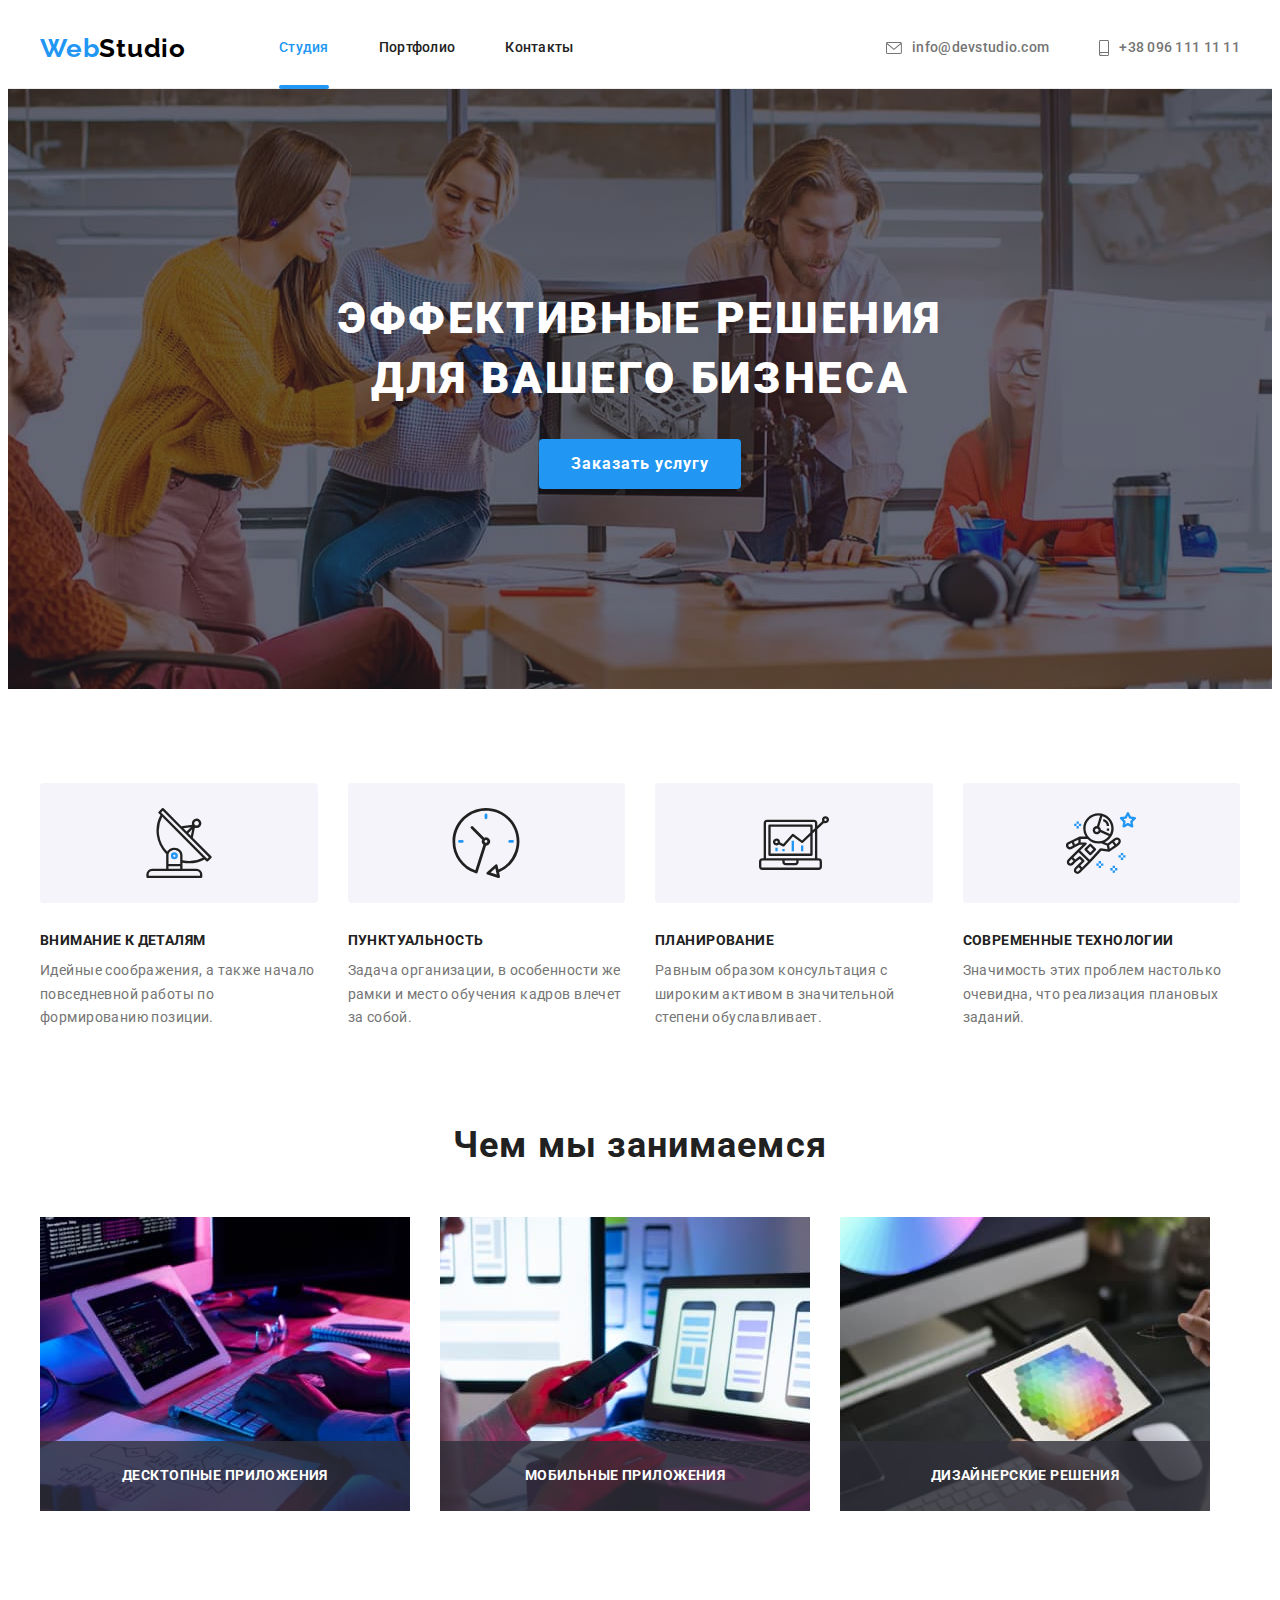
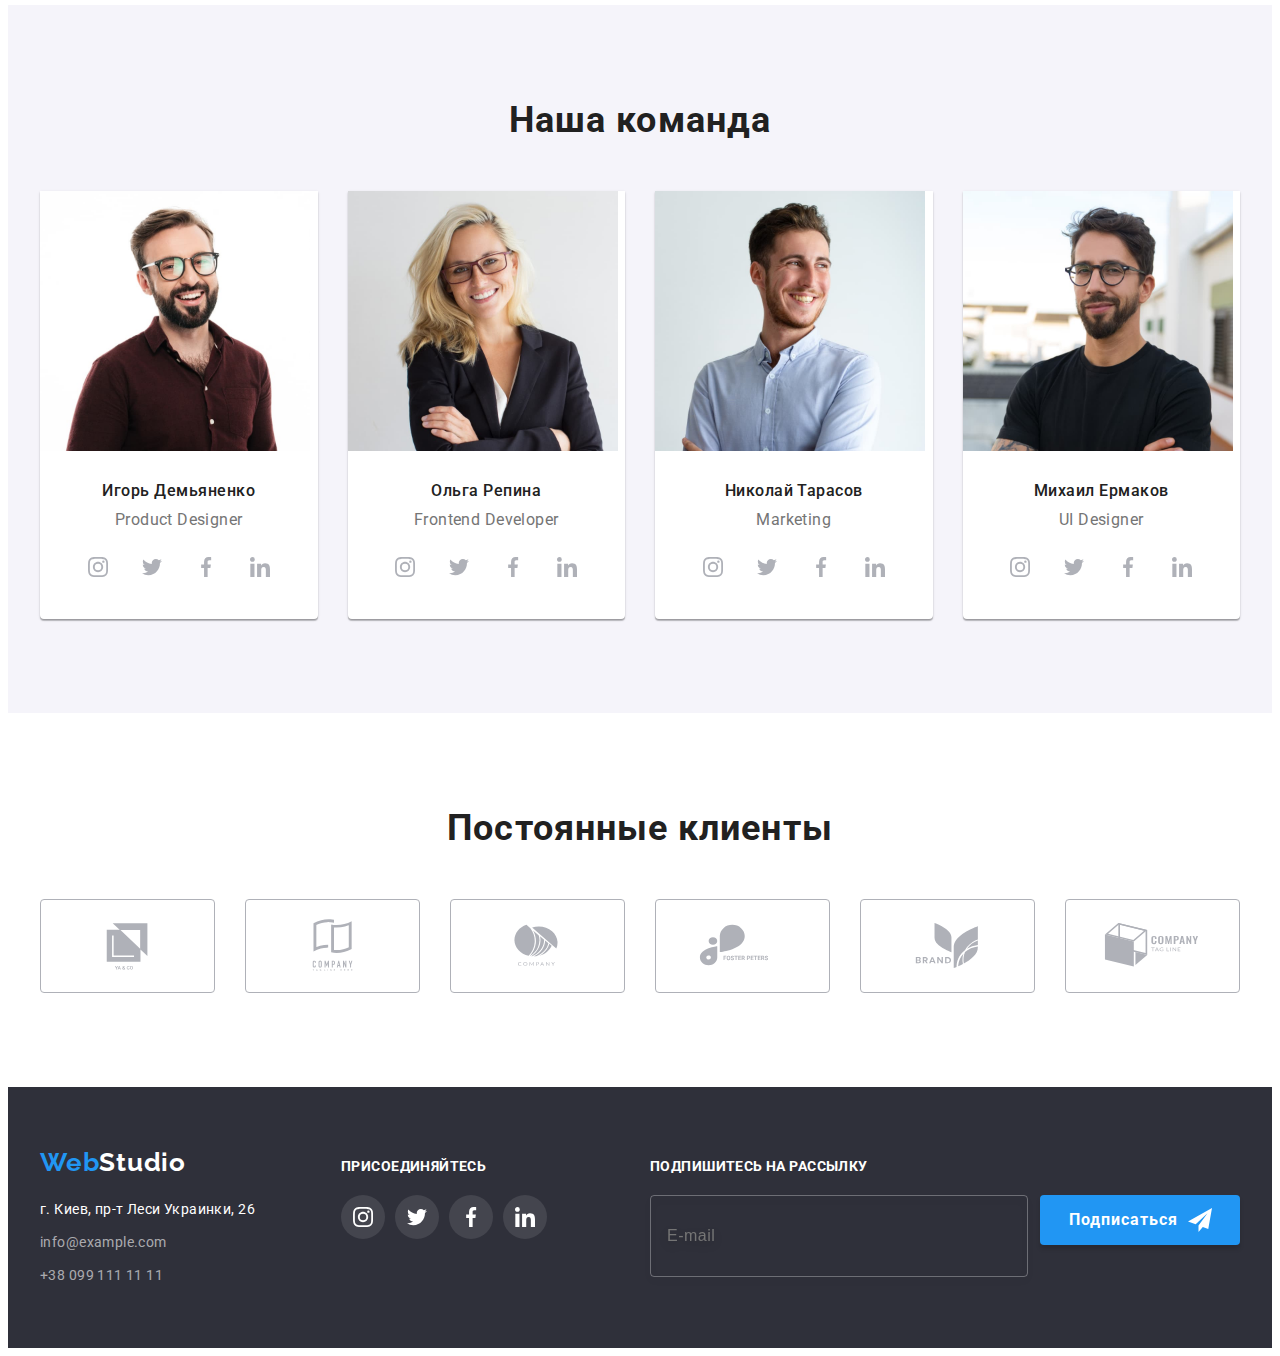
<file: index.html>
<!DOCTYPE html>
<html lang="ru">
  <head>
    <meta charset="UTF-8" />
    <meta http-equiv="X-UA-Compatible" content="IE=edge" />
    <meta name="viewport" content="width=device-width, initial-scale=1.0" />
    <link rel="preconnect" href="https://fonts.googleapis.com" />
    <link rel="preconnect" href="https://fonts.gstatic.com" crossorigin />
    <link
      href="https://fonts.googleapis.com/css2?family=Raleway:wght@700&family=Roboto:wght@400;500;700;900&display=swap"
      rel="stylesheet"
    />
    <title>Студия</title>
    <link
      rel="stylesheet"
      href="https://cdnjs.cloudflare.com/ajax/libs/modern-normalize/1.1.0/modern-normalize.min.css"
      integrity="sha512-wpPYUAdjBVSE4KJnH1VR1HeZfpl1ub8YT/NKx4PuQ5NmX2tKuGu6U/JRp5y+Y8XG2tV+wKQpNHVUX03MfMFn9Q=="
      crossorigin="anonymous"
      referrerpolicy="no-referrer"
    />
    <link rel="stylesheet" href="./css/main.min.css" />
  </head>
  <body>
    <!-- Шапка сайта -->
    <header class="header">
      <div class="container">
        <a class="logo header__logo link" lang="en" href="./index.html"
          >Web<span class="logo__part">Studio</span></a
        >
        <nav class="navigation">
          <ul class="menu-list list">
            <li class="menu-list__item">
              <a class="menu-list__link menu-list__link--current link" href="./index.html"
                >Студия</a
              >
            </li>
            <li class="menu-list__item">
              <a class="menu-list__link link" href="./portfolio.html">Портфолио</a>
            </li>
            <li class="menu-list__item">
              <a class="menu-list__link link" href="">Контакты</a>
            </li>
          </ul>
        </nav>
        <ul class="contacts-list list">
          <li class="contacts-list__item">
            <a class="contacts-list__link link" href="mailto:info@devstudio.com"
              ><svg class="contacts-list__icon" width="16" height="12">
                <use href="./images/icons.svg#icon-envelope"></use></svg
              >info@devstudio.com</a
            >
          </li>
          <li class="contacts-list__item">
            <a class="contacts-list__link link" href="tel:+380961111111"
              ><svg class="contacts-list__icon" width="10" height="16">
                <use href="./images/icons.svg#icon-smartphone"></use></svg
              >+38 096 111 11 11</a
            >
          </li>
        </ul>
      </div>
    </header>
    <!-- Уникальный контент страницы -->
    <main>
      <!-- Герой -->
      <section class="hero">
        <div class="container">
          <h1 class="main-title">Эффективные решения для вашего бизнеса</h1>
          <button class="main-btn btn" type="button" data-modal-open>Заказать услугу</button>
        </div>
      </section>
      <!-- Преимущества компании -->
      <section class="advantages section">
        <div class="container">
          <h2 class="visually-hidden">Наши преимущества</h2>
          <ul class="advantages-list list">
            <li class="advantages-list__item">
              <div class="advantages-list__icon-container">
                <svg class="advantages-list__icon" width="70" height="70">
                  <use href="./images/icons.svg#icon-antenna"></use>
                </svg>
              </div>
              <h3 class="advantages-list__title">Внимание к деталям</h3>
              <p class="advantages-list__text">
                Идейные соображения, а также начало повседневной работы по формированию позиции.
              </p>
            </li>
            <li class="advantages-list__item">
              <div class="advantages-list__icon-container">
                <svg class="advantages-list__icon" width="70" height="70">
                  <use href="./images/icons.svg#icon-clock"></use>
                </svg>
              </div>
              <h3 class="advantages-list__title">Пунктуальность</h3>
              <p class="advantages-list__text">
                Задача организации, в особенности же рамки и место обучения кадров влечет за собой.
              </p>
            </li>
            <li class="advantages-list__item">
              <div class="advantages-list__icon-container">
                <svg class="advantages-list__icon" width="70" height="70">
                  <use href="./images/icons.svg#icon-diagram"></use>
                </svg>
              </div>
              <h3 class="advantages-list__title">Планирование</h3>
              <p class="advantages-list__text">
                Равным образом консультация с широким активом в значительной степени обуславливает.
              </p>
            </li>
            <li class="advantages-list__item">
              <div class="advantages-list__icon-container">
                <svg class="advantages-list__icon" width="70" height="70">
                  <use href="./images/icons.svg#icon-astronaut"></use>
                </svg>
              </div>
              <h3 class="advantages-list__title">Современные технологии</h3>
              <p class="advantages-list__text">
                Значимость этих проблем настолько очевидна, что реализация плановых заданий.
              </p>
            </li>
          </ul>
        </div>
      </section>
      <!-- Услуги компании -->
      <section class="activity section">
        <div class="container">
          <h2 class="title">Чем мы занимаемся</h2>
          <ul class="activity-list list">
            <li class="activity-list__item">
              <div class="activity-list__img-container">
                <img
                  class="activity-list__img img"
                  src="./images/image-1.jpg"
                  alt="Написание сайтов"
                  width="370"
                  height="294"
                />
                <p class="activity-list__text">Десктопные приложения</p>
              </div>
            </li>
            <li class="activity-list__item">
              <div class="activity-list__img-container">
                <img
                  class="activity-list__img img"
                  src="./images/image-2.jpg"
                  alt="Создание веб-приложений"
                  width="370"
                  height="294"
                />
                <p class="activity-list__text">Мобильные приложения</p>
              </div>
            </li>
            <li class="activity-list__item">
              <div class="activity-list__img-container">
                <img
                  class="activity-list__img img"
                  src="./images/image-3.jpg"
                  alt="Дизайн"
                  width="370"
                  height="294"
                />
                <p class="activity-list__text">Дизайнерские решения</p>
              </div>
            </li>
          </ul>
        </div>
      </section>
      <!-- Сотрудники компании -->
      <section class="command section">
        <div class="container">
          <h2 class="title">Наша команда</h2>
          <ul class="command-list list">
            <li class="command-list__item">
              <img
                class="command-list__img img"
                src="./images/image-4.jpg"
                alt="Игорь Демьяненко"
                width="270"
                height="260"
              />
              <div class="command-data">
                <h3 class="command-data__title">Игорь Демьяненко</h3>
                <p class="command-data__text" lang="en">Product Designer</p>
                <ul class="social-list list">
                  <li class="social-list__item">
                    <a class="social-list__link social-list__link--mid link" href="">
                      <svg class="social-list__icon" width="20" height="20">
                        <use href="./images/icons.svg#icon-instagram"></use>
                      </svg>
                    </a>
                  </li>
                  <li class="social-list__item">
                    <a class="social-list__link social-list__link--mid link" href="">
                      <svg class="social-list__icon" width="20" height="20">
                        <use href="./images/icons.svg#icon-twitter"></use>
                      </svg>
                    </a>
                  </li>
                  <li class="social-list__item">
                    <a class="social-list__link social-list__link--mid link" href="">
                      <svg class="social-list__icon" width="20" height="20">
                        <use href="./images/icons.svg#icon-facebook"></use>
                      </svg>
                    </a>
                  </li>
                  <li class="social-list__item">
                    <a class="social-list__link social-list__link--mid link" href="">
                      <svg class="social-list__icon" width="20" height="20">
                        <use href="./images/icons.svg#icon-linkedin"></use>
                      </svg>
                    </a>
                  </li>
                </ul>
              </div>
            </li>
            <li class="command-list__item">
              <img
                class="command-list__img img"
                lang="en"
                src="./images/image-5.jpg"
                alt="Frontend Developer"
                width="270"
                height="260"
              />
              <div class="command-data">
                <h3 class="command-data__title">Ольга Репина</h3>
                <p class="command-data__text" lang="en">Frontend Developer</p>
                <ul class="social-list list">
                  <li class="social-list__item">
                    <a class="social-list__link social-list__link--mid link" href="">
                      <svg class="social-list__icon" width="20" height="20">
                        <use href="./images/icons.svg#icon-instagram"></use>
                      </svg>
                    </a>
                  </li>
                  <li class="social-list__item">
                    <a class="social-list__link social-list__link--mid link" href="">
                      <svg class="social-list__icon" width="20" height="20">
                        <use href="./images/icons.svg#icon-twitter"></use>
                      </svg>
                    </a>
                  </li>
                  <li class="social-list__item">
                    <a class="social-list__link social-list__link--mid link" href="">
                      <svg class="social-list__icon" width="20" height="20">
                        <use href="./images/icons.svg#icon-facebook"></use>
                      </svg>
                    </a>
                  </li>
                  <li class="social-list__item">
                    <a class="social-list__link social-list__link--mid link" href="">
                      <svg class="social-list__icon" width="20" height="20">
                        <use href="./images/icons.svg#icon-linkedin"></use>
                      </svg>
                    </a>
                  </li>
                </ul>
              </div>
            </li>
            <li class="command-list__item">
              <img
                class="command-list__img img"
                lang="en"
                src="./images/image-6.jpg"
                alt="Marketing"
                width="270"
                height="260"
              />
              <div class="command-data">
                <h3 class="command-data__title">Николай Тарасов</h3>
                <p class="command-data__text" lang="en">Marketing</p>
                <ul class="social-list list">
                  <li class="social-list__item">
                    <a class="social-list__link social-list__link--mid link" href="">
                      <svg class="social-list__icon" width="20" height="20">
                        <use href="./images/icons.svg#icon-instagram"></use>
                      </svg>
                    </a>
                  </li>
                  <li class="social-list__item">
                    <a class="social-list__link social-list__link--mid link" href="">
                      <svg class="social-list__icon" width="20" height="20">
                        <use href="./images/icons.svg#icon-twitter"></use>
                      </svg>
                    </a>
                  </li>
                  <li class="social-list__item">
                    <a class="social-list__link social-list__link--mid link" href="">
                      <svg class="social-list__icon" width="20" height="20">
                        <use href="./images/icons.svg#icon-facebook"></use>
                      </svg>
                    </a>
                  </li>
                  <li class="social-list__item">
                    <a class="social-list__link social-list__link--mid link" href="">
                      <svg class="social-list__icon" width="20" height="20">
                        <use href="./images/icons.svg#icon-linkedin"></use>
                      </svg>
                    </a>
                  </li>
                </ul>
              </div>
            </li>
            <li class="command-list__item">
              <img
                class="command-list__img img"
                lang="en"
                src="./images/image-7.jpg"
                alt="UI Designer"
                width="270"
                height="260"
              />
              <div class="command-data">
                <h3 class="command-data__title">Михаил Ермаков</h3>
                <p class="command-data__text" lang="en">UI Designer</p>
                <ul class="social-list list">
                  <li class="social-list__item">
                    <a class="social-list__link social-list__link--mid link" href="">
                      <svg class="social-list__icon" width="20" height="20">
                        <use href="./images/icons.svg#icon-instagram"></use>
                      </svg>
                    </a>
                  </li>
                  <li class="social-list__item">
                    <a class="social-list__link social-list__link--mid link" href="">
                      <svg class="social-list__icon" width="20" height="20">
                        <use href="./images/icons.svg#icon-twitter"></use>
                      </svg>
                    </a>
                  </li>
                  <li class="social-list__item">
                    <a class="social-list__link social-list__link--mid link" href="">
                      <svg class="social-list__icon" width="20" height="20">
                        <use href="./images/icons.svg#icon-facebook"></use>
                      </svg>
                    </a>
                  </li>
                  <li class="social-list__item">
                    <a class="social-list__link social-list__link--mid link" href="">
                      <svg class="social-list__icon" width="20" height="20">
                        <use href="./images/icons.svg#icon-linkedin"></use>
                      </svg>
                    </a>
                  </li>
                </ul>
              </div>
            </li>
          </ul>
        </div>
      </section>
      <section class="clients section">
        <div class="container">
          <h2 class="title">Постоянные клиенты</h2>
          <ul class="clients-list list">
            <li class="clients-list__item">
              <a class="clients-list__link link" href="">
                <svg class="clients-list__icon" width="106" height="60">
                  <use href="./images/icons.svg#icon-logo-1"></use></svg
              ></a>
            </li>
            <li class="clients-list__item">
              <a class="clients-list__link link" href=""
                ><svg class="clients-list__icon" width="106" height="60">
                  <use href="./images/icons.svg#icon-logo-2"></use></svg
              ></a>
            </li>
            <li class="clients-list__item">
              <a class="clients-list__link link" href=""
                ><svg class="clients-list__icon" width="106" height="60">
                  <use href="./images/icons.svg#icon-logo-3"></use></svg
              ></a>
            </li>
            <li class="clients-list__item">
              <a class="clients-list__link link" href=""
                ><svg class="clients-list__icon" width="106" height="60">
                  <use href="./images/icons.svg#icon-logo-4"></use></svg
              ></a>
            </li>
            <li class="clients-list__item">
              <a class="clients-list__link link" href=""
                ><svg class="clients-list__icon" width="106" height="60">
                  <use href="./images/icons.svg#icon-logo-5"></use></svg
              ></a>
            </li>
            <li class="clients-list__item">
              <a class="clients-list__link link" href=""
                ><svg class="clients-list__icon" width="106" height="60">
                  <use href="./images/icons.svg#icon-logo-6"></use></svg
              ></a>
            </li>
          </ul>
        </div>
      </section>
    </main>
    <!-- Футер -->
    <footer class="footer">
      <div class="container">
        <div class="address-data">
          <a class="logo footer__logo link" lang="en" href="./index.html"
            >Web<span class="logo__part">Studio</span></a
          >
          <address class="address">
            <p class="address__text">г. Киев, пр-т Леси Украинки, 26</p>
            <ul class="vertical-contacts-list list">
              <li class="vertical-contacts-list__item">
                <a class="vertical-contacts-list__link link" href="mailto:info@example.com"
                  >info@example.com</a
                >
              </li>
              <li class="vertical-contacts-list__item">
                <a class="vertical-contacts-list__link link" href="tel:+380991111111"
                  >+38 099 111 11 11</a
                >
              </li>
            </ul>
          </address>
        </div>
        <div class="social-container">
          <p class="social-container__appeal">Присоединяйтесь</p>
          <ul class="social-list list">
            <li class="social-list__item">
              <a class="social-list__link social-list__link--bottom link" href="">
                <svg class="social-list__icon" width="20" height="20">
                  <use href="./images/icons.svg#icon-instagram"></use>
                </svg>
              </a>
            </li>
            <li class="social-list__item">
              <a class="social-list__link social-list__link--bottom link" href="">
                <svg class="social-list__icon" width="20" height="20">
                  <use href="./images/icons.svg#icon-twitter"></use>
                </svg>
              </a>
            </li>
            <li class="social-list__item">
              <a class="social-list__link social-list__link--bottom link" href="">
                <svg class="social-list__icon" width="20" height="20">
                  <use href="./images/icons.svg#icon-facebook"></use>
                </svg>
              </a>
            </li>
            <li class="social-list__item">
              <a class="social-list__link social-list__link--bottom link" href="">
                <svg class="social-list__icon" width="20" height="20">
                  <use href="./images/icons.svg#icon-linkedin"></use>
                </svg>
              </a>
            </li>
          </ul>
        </div>
        <div class="subscription">
          <p class="subscription__appeal">Подпишитесь на рассылку</p>
          <form class="subscription-form">
            <label class="subscription-form__label">
              <input
                class="subscription-form__input"
                type="email"
                name="user-email"
                placeholder="E-mail"
              />
            </label>
            <button class="subscription-btn btn" type="submit">
              Подписаться
              <svg class="subscription-btn__icon" width="24" height="24">
                <use href="./images/icons.svg#icon-send"></use>
              </svg>
            </button>
          </form>
        </div>
      </div>
    </footer>
    <div class="backdrop is-hidden" data-modal>
      <div class="modal">
        <button class="button-close" type="button" title="Закрыть" data-modal-close>
          <svg class="button-close__icon" width="11" height="11">
            <use href="./images/icons.svg#icon-close"></use>
          </svg>
        </button>
        <form class="modal-form">
          <p class="modal-form__appeal">Оставьте свои данные, мы вам перезвоним</p>
          <ul class="modal-list list">
            <li class="modal-list__item">
              <label class="modal-list__label" for="name">Имя</label>
              <div class="modal-list__area">
                <input class="modal-list__input" type="text" name="user-name" id="name" />
                <svg class="modal-list__icon" width="18" height="18">
                  <use href="./images/icons.svg#icon-modal-1"></use>
                </svg>
              </div>
            </li>
            <li class="modal-list__item">
              <label class="modal-list__label" for="tel">Телефон</label>
              <div class="modal-list__area">
                <input class="modal-list__input" type="tel" name="user-tel" id="tel" />
                <svg class="modal-list__icon" width="18" height="18">
                  <use href="./images/icons.svg#icon-modal-2"></use>
                </svg>
              </div>
            </li>
            <li class="modal-list__item">
              <label class="modal-list__label" for="email">Почта</label>
              <div class="modal-list__area">
                <input class="modal-list__input" type="email" name="user-email" id="email" />
                <svg class="modal-list__icon" width="18" height="18">
                  <use href="./images/icons.svg#icon-modal-3"></use>
                </svg>
              </div>
            </li>
          </ul>
          <div class="modal-comment">
            <label class="modal-comment__label" for="comment">Комментарий</label>
            <textarea
              class="modal-comment__textarea"
              name="user-comment"
              id="comment"
              placeholder="Введите текст"
            ></textarea>
          </div>
          <div class="modal-checkbox">
            <label class="modal-checkbox__label">
              <input
                class="modal-checkbox__consent visually-hidden"
                type="checkbox"
                name="consent"
                id="consent"
              />
              <svg class="modal-checkbox__icon" width="16" height="15">
                <use href="./images/icons.svg#icon-modal-4"></use>
              </svg>
              Соглашаюсь с рассылкой и принимаю&nbsp;
              <a class="modal-checkbox__link link" href="">Условия договора</a></label
            >
          </div>
          <button class="backdrop-btn btn" type="submit">Отправить</button>
        </form>
      </div>
    </div>
    <script src="./js/modal.js"></script>
  </body>
</html>
</file>
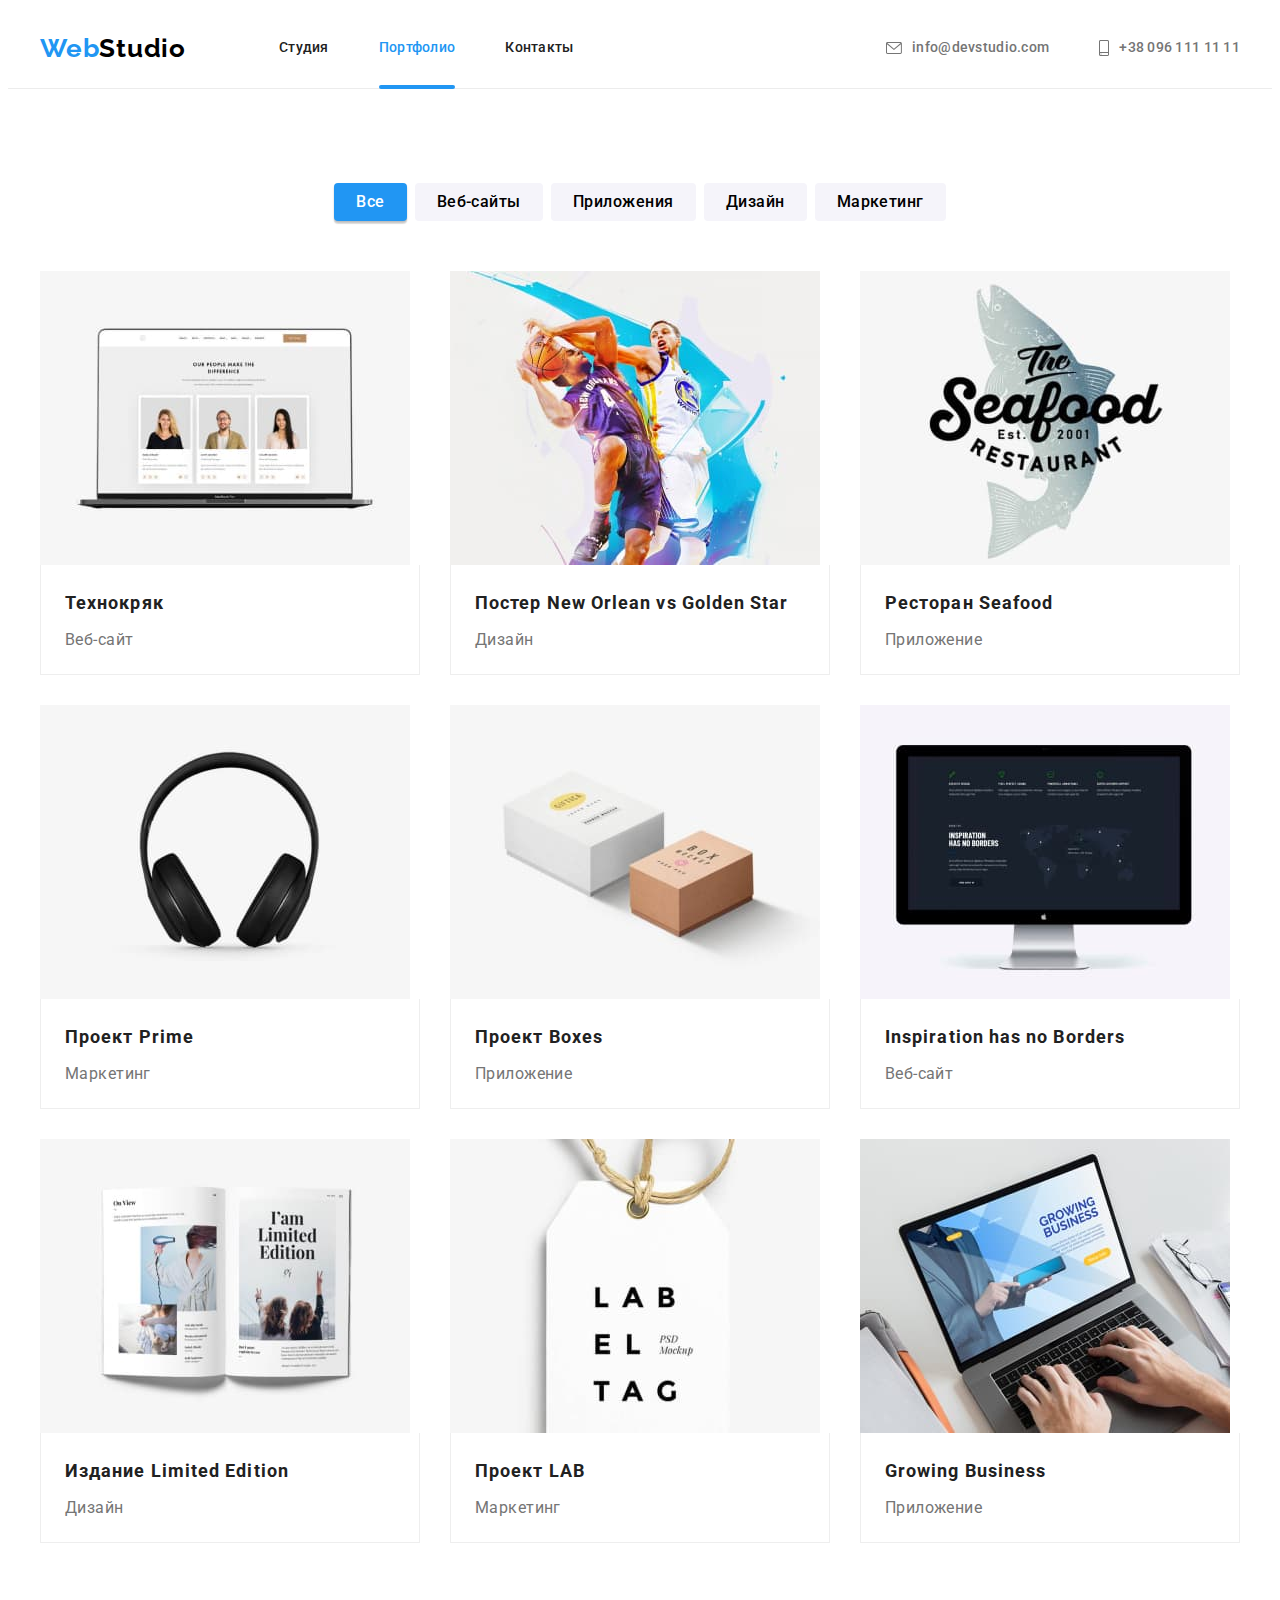
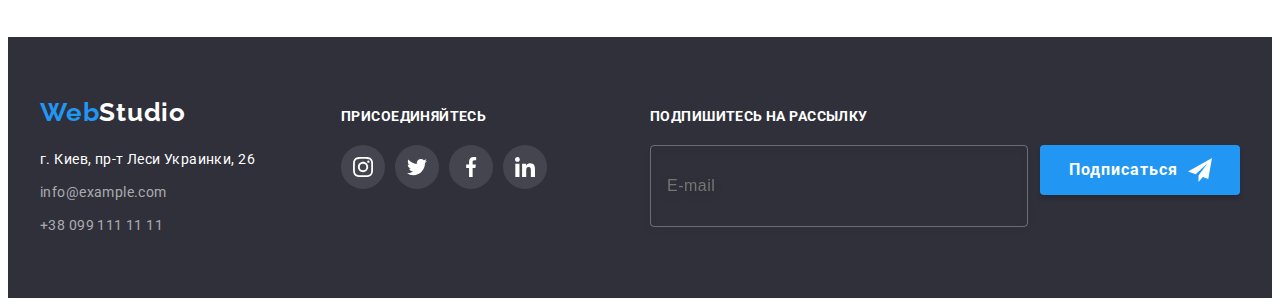
<file: portfolio.html>
<!DOCTYPE html>
<html lang="ru">
  <head>
    <meta charset="UTF-8" />
    <meta http-equiv="X-UA-Compatible" content="IE=edge" />
    <meta name="viewport" content="width=device-width, initial-scale=1.0" />
    <link rel="preconnect" href="https://fonts.googleapis.com" />
    <link rel="preconnect" href="https://fonts.gstatic.com" crossorigin />
    <link
      href="https://fonts.googleapis.com/css2?family=Raleway:wght@700&family=Roboto:wght@400;500;700;900&display=swap"
      rel="stylesheet"
    />
    <title>Портфолио</title>
    <link
      rel="stylesheet"
      href="https://cdnjs.cloudflare.com/ajax/libs/modern-normalize/1.1.0/modern-normalize.min.css"
      integrity="sha512-wpPYUAdjBVSE4KJnH1VR1HeZfpl1ub8YT/NKx4PuQ5NmX2tKuGu6U/JRp5y+Y8XG2tV+wKQpNHVUX03MfMFn9Q=="
      crossorigin="anonymous"
      referrerpolicy="no-referrer"
    />
    <link rel="stylesheet" href="./css/main.min.css" />
  </head>
  <body>
    <!-- Шапка сайта -->
    <header class="header">
      <div class="container">
        <a class="logo header__logo link" lang="en" href="./index.html"
          >Web<span class="logo__part">Studio</span></a
        >
        <nav class="navigation">
          <ul class="menu-list list">
            <li class="menu-list__item">
              <a class="menu-list__link link" href="./index.html">Студия</a>
            </li>
            <li class="menu-list__item">
              <a class="menu-list__link menu-list__link--current link" href="./portfolio.html"
                >Портфолио</a
              >
            </li>
            <li class="menu-list__item">
              <a class="menu-list__link link" href="">Контакты</a>
            </li>
          </ul>
        </nav>
        <ul class="contacts-list list">
          <li class="contacts-list__item">
            <a class="contacts-list__link link" href="mailto:info@devstudio.com"
              ><svg class="contacts-list__icon" width="16" height="12">
                <use href="./images/icons.svg#icon-envelope"></use></svg
              >info@devstudio.com</a
            >
          </li>
          <li class="contacts-list__item">
            <a class="contacts-list__link link" href="tel:+380961111111"
              ><svg class="contacts-list__icon" width="10" height="16">
                <use href="./images/icons.svg#icon-smartphone"></use></svg
              >+38 096 111 11 11</a
            >
          </li>
        </ul>
      </div>
    </header>
    <!-- Уникальный контент страницы -->
    <main>
      <!-- Примеры работ -->
      <section class="examples section">
        <div class="container">
          <h1 class="visually-hidden">Примеры работ</h1>
          <ul class="examples-list list">
            <li class="examples-list__item">
              <button class="example-btn btn example-btn--current" type="button">Все</button>
            </li>
            <li class="examples-list__item">
              <button class="example-btn btn" type="button">Веб-сайты</button>
            </li>
            <li class="examples-list__item">
              <button class="example-btn btn" type="button">Приложения</button>
            </li>
            <li class="examples-list__item">
              <button class="example-btn btn" type="button">Дизайн</button>
            </li>
            <li class="examples-list__item">
              <button class="example-btn btn" type="button">Маркетинг</button>
            </li>
          </ul>
          <ul class="samples-list list">
            <li class="samples-list__item">
              <a class="samples-list__link link" href="">
                <div class="product-thumb">
                  <img
                    class="product-thumb__image img"
                    src="./images/image-8.jpg"
                    alt="Ноутбук"
                    width="370"
                    height="294"
                  />
                  <div class="content-overlay">
                    <p class="content-overlay__text">
                      Ресурс предлагает комплексные предложения с разным уровнем функционала и
                      сервисов. Все это позволит посетителю получить исчерпывающие сведения о
                      компании или частном лице.
                    </p>
                  </div>
                </div>
                <div class="product-description">
                  <h2 class="product-description__title">Технокряк</h2>
                  <p class="product-description__text">Веб-сайт</p>
                </div>
              </a>
            </li>
            <li class="samples-list__item">
              <a class="samples-list__link link" href="">
                <div class="product-thumb">
                  <img
                    class="product-thumb__image img"
                    src="./images/image-9.jpg"
                    alt="Баскетболисты"
                    width="370"
                    height="294"
                  />
                  <div class="content-overlay">
                    <p class="content-overlay__text">
                      Ресурс предлагает комплексные предложения с разным уровнем функционала и
                      сервисов. Все это позволит посетителю получить исчерпывающие сведения о
                      компании или частном лице.
                    </p>
                  </div>
                </div>
                <div class="product-description">
                  <h2 class="product-description__title">
                    Постер <span lang="en">New Orlean vs Golden Star</span>
                  </h2>
                  <p class="product-description__text">Дизайн</p>
                </div>
              </a>
            </li>
            <li class="samples-list__item">
              <a class="samples-list__link link" href="">
                <div class="product-thumb">
                  <img
                    class="product-thumb__image img"
                    src="./images/image-10.jpg"
                    alt="Логотип"
                    width="370"
                    height="294"
                  />
                  <div class="content-overlay">
                    <p class="content-overlay__text">
                      Ресурс предлагает комплексные предложения с разным уровнем функционала и
                      сервисов. Все это позволит посетителю получить исчерпывающие сведения о
                      компании или частном лице.
                    </p>
                  </div>
                </div>
                <div class="product-description">
                  <h2 class="product-description__title">
                    Ресторан <span lang="en">Seafood</span>
                  </h2>
                  <p class="product-description__text">Приложение</p>
                </div>
              </a>
            </li>
            <li class="samples-list__item">
              <a class="samples-list__link link" href="">
                <div class="product-thumb">
                  <img
                    class="product-thumb__image img"
                    src="./images/image-11.jpg"
                    alt="Наушники"
                    width="370"
                    height="294"
                  />
                  <div class="content-overlay">
                    <p class="content-overlay__text">
                      Ресурс предлагает комплексные предложения с разным уровнем функционала и
                      сервисов. Все это позволит посетителю получить исчерпывающие сведения о
                      компании или частном лице.
                    </p>
                  </div>
                </div>
                <div class="product-description">
                  <h2 class="product-description__title">Проект <span lang="en">Prime</span></h2>
                  <p class="product-description__text">Маркетинг</p>
                </div>
              </a>
            </li>
            <li class="samples-list__item">
              <a class="samples-list__link link" href="">
                <div class="product-thumb">
                  <img
                    class="product-thumb__image img"
                    src="./images/image-12.jpg"
                    alt="Коробки"
                    width="370"
                    height="294"
                  />
                  <div class="content-overlay">
                    <p class="content-overlay__text">
                      Ресурс предлагает комплексные предложения с разным уровнем функционала и
                      сервисов. Все это позволит посетителю получить исчерпывающие сведения о
                      компании или частном лице.
                    </p>
                  </div>
                </div>
                <div class="product-description">
                  <h2 class="product-description__title">Проект <span lang="en">Boxes</span></h2>
                  <p class="product-description__text">Приложение</p>
                </div>
              </a>
            </li>
            <li class="samples-list__item">
              <a class="samples-list__link link" href="">
                <div class="product-thumb">
                  <img
                    class="product-thumb__image img"
                    src="./images/image-13.jpg"
                    alt="Монитор"
                    width="370"
                    height="294"
                  />
                  <div class="content-overlay">
                    <p class="content-overlay__text">
                      Ресурс предлагает комплексные предложения с разным уровнем функционала и
                      сервисов. Все это позволит посетителю получить исчерпывающие сведения о
                      компании или частном лице.
                    </p>
                  </div>
                </div>
                <div class="product-description">
                  <h2 class="product-description__title" lang="en">Inspiration has no Borders</h2>
                  <p class="product-description__text">Веб-сайт</p>
                </div>
              </a>
            </li>
            <li class="samples-list__item">
              <a class="samples-list__link link" href="">
                <div class="product-thumb">
                  <img
                    class="product-thumb__image img"
                    src="./images/image-14.jpg"
                    alt="Книга"
                    width="370"
                    height="294"
                  />
                  <div class="content-overlay">
                    <p class="content-overlay__text">
                      Ресурс предлагает комплексные предложения с разным уровнем функционала и
                      сервисов. Все это позволит посетителю получить исчерпывающие сведения о
                      компании или частном лице.
                    </p>
                  </div>
                </div>
                <div class="product-description">
                  <h2 class="product-description__title">
                    Издание <span lang="en">Limited Edition</span>
                  </h2>
                  <p class="product-description__text">Дизайн</p>
                </div>
              </a>
            </li>
            <li class="samples-list__item">
              <a class="samples-list__link link" href="">
                <div class="product-thumb">
                  <img
                    class="product-thumb__image img"
                    src="./images/image-15.jpg"
                    alt="Бирка"
                    width="370"
                    height="294"
                  />
                  <div class="content-overlay">
                    <p class="content-overlay__text">
                      Ресурс предлагает комплексные предложения с разным уровнем функционала и
                      сервисов. Все это позволит посетителю получить исчерпывающие сведения о
                      компании или частном лице.
                    </p>
                  </div>
                </div>
                <div class="product-description">
                  <h2 class="product-description__title">Проект <span lang="en">LAB</span></h2>
                  <p class="product-description__text">Маркетинг</p>
                </div>
              </a>
            </li>
            <li class="samples-list__item">
              <a class="samples-list__link link" href="">
                <div class="product-thumb">
                  <img
                    class="product-thumb__image img"
                    src="./images/image-16.jpg"
                    alt="Ноутбук"
                    width="370"
                    height="294"
                  />
                  <div class="content-overlay">
                    <p class="content-overlay__text">
                      Ресурс предлагает комплексные предложения с разным уровнем функционала и
                      сервисов. Все это позволит посетителю получить исчерпывающие сведения о
                      компании или частном лице.
                    </p>
                  </div>
                </div>
                <div class="product-description">
                  <h2 class="product-description__title" lang="en">Growing Business</h2>
                  <p class="product-description__text">Приложение</p>
                </div>
              </a>
            </li>
          </ul>
        </div>
      </section>
    </main>
    <!-- Футер -->
    <footer class="footer">
      <div class="container">
        <div class="address-data">
          <a class="logo footer__logo link" lang="en" href="./index.html"
            >Web<span class="logo__part">Studio</span></a
          >
          <address class="address">
            <p class="address__text">г. Киев, пр-т Леси Украинки, 26</p>
            <ul class="vertical-contacts-list list">
              <li class="vertical-contacts-list__item">
                <a class="vertical-contacts-list__link link" href="mailto:info@example.com"
                  >info@example.com</a
                >
              </li>
              <li class="vertical-contacts-list__item">
                <a class="vertical-contacts-list__link link" href="tel:+380991111111"
                  >+38 099 111 11 11</a
                >
              </li>
            </ul>
          </address>
        </div>
        <div class="social-container">
          <p class="social-container__appeal">Присоединяйтесь</p>
          <ul class="social-list list">
            <li class="social-list__item">
              <a class="social-list__link social-list__link--bottom link" href="">
                <svg class="social-list__icon" width="20" height="20">
                  <use href="./images/icons.svg#icon-instagram"></use>
                </svg>
              </a>
            </li>
            <li class="social-list__item">
              <a class="social-list__link social-list__link--bottom link" href="">
                <svg class="social-list__icon" width="20" height="20">
                  <use href="./images/icons.svg#icon-twitter"></use>
                </svg>
              </a>
            </li>
            <li class="social-list__item">
              <a class="social-list__link social-list__link--bottom link" href="">
                <svg class="social-list__icon" width="20" height="20">
                  <use href="./images/icons.svg#icon-facebook"></use>
                </svg>
              </a>
            </li>
            <li class="social-list__item">
              <a class="social-list__link social-list__link--bottom link" href="">
                <svg class="social-list__icon" width="20" height="20">
                  <use href="./images/icons.svg#icon-linkedin"></use>
                </svg>
              </a>
            </li>
          </ul>
        </div>
        <div class="subscription">
          <p class="subscription__appeal">Подпишитесь на рассылку</p>
          <form class="subscription-form">
            <label class="subscription-form__label">
              <input
                class="subscription-form__input"
                type="email"
                name="user-email"
                placeholder="E-mail"
              />
            </label>
            <button class="subscription-btn btn" type="submit">
              Подписаться
              <svg class="subscription-btn__icon" width="24" height="24">
                <use href="./images/icons.svg#icon-send"></use>
              </svg>
            </button>
          </form>
        </div>
      </div>
    </footer>
  </body>
</html>
</file>
<file: css/main.min.css>
:root{--text-main-color: #212121;--text-secondary-color: #757575;--text-light-color: #ffffff;--text-light-transparent-color: rgba(255, 255, 255, 0.6);--text-dark-color: #000000;--text-accent-color: #2196f3;--bg-main-color: #ffffff;--bg-light-color: #f5f4fa;--bg-dark-color: #2f303a;--bg-accent-color: #2196f3;--bg-accent-btn-color: #188ce8;--bg-first-hero-color: rgba(47, 48, 58, 0.4);--bg-last-hero-color: #c4c4c4;--bg-portfolio-example-thumb-color: rgba(33, 150, 243, 0.9);--bg-activity-text-thumb-color: rgba(47, 48, 58, 0.8);--social-icon-main-color: #afb1b8;--social-icon-footer-color: #ffffff;--social-icon-bg-footer-color: rgba(255, 255, 255, 0.1);--border-header-color: #ececec;--border-card-color: #eeeeee;--border-subscription-input-color: rgba(255, 255, 255, 0.3);--border-input-textarea-color: rgba(33, 33, 33, 0.2);--border-comment-textarea-color: rgba(117, 117, 117, 0.5);--backdrop-color: rgba(0, 0, 0, 0.2);--main-font-family: "Roboto", sans-serif;--logo-font-family: "Raleway", sans-serif;--main-gap: 30px}p,h1,h2,h3,h4,h5,h6{margin:0}ul{margin:0;padding-left:0}body{font-weight:400;background-color:var(--bg-main-color);color:var(--text-main-color);font-family:var(--main-font-family);font-size:14px;line-height:1.71;letter-spacing:.03em}.list{list-style:none}.link{color:var(--text-main-color);text-decoration:none}.btn{font-family:inherit;font-size:16px;text-align:center;cursor:pointer}.img{display:block;max-width:100%;height:auto}.visually-hidden{position:absolute;white-space:nowrap;width:1px;height:1px;overflow:hidden;border:0;padding:0;clip:rect(0 0 0 0);-webkit-clip-path:inset(50%);clip-path:inset(50%);margin:-1px}.container{width:1200px;padding-left:15px;padding-right:15px;margin:0 auto}.section{padding-top:94px;padding-bottom:94px}.logo{display:block;color:var(--text-accent-color);font-family:var(--logo-font-family);font-weight:700;font-size:26px;line-height:1.19;letter-spacing:.03em}.footer__logo{margin-bottom:20px}.header__logo{margin-right:93px;padding-top:24px;padding-bottom:24px}.footer .logo__part{color:var(--text-light-color)}.header .logo__part{color:var(--text-dark-color)}.title{font-size:36px;line-height:1.17;text-align:center;margin-bottom:50px;letter-spacing:.03em}.social-list{display:-webkit-box;display:-ms-flexbox;display:flex;-webkit-box-pack:center;-ms-flex-pack:center;justify-content:center}.social-list__item:not(:last-child){margin-right:10px}.social-list__link{display:-webkit-box;display:-ms-flexbox;display:flex;-webkit-box-pack:center;-ms-flex-pack:center;justify-content:center;-webkit-box-align:center;-ms-flex-align:center;align-items:center;width:44px;height:44px;border-radius:50%}.social-list__link--mid{fill:var(--social-icon-main-color);-webkit-transition:fill 250ms cubic-bezier(0.4, 0, 0.2, 1),background-color 250ms cubic-bezier(0.4, 0, 0.2, 1);transition:fill 250ms cubic-bezier(0.4, 0, 0.2, 1),background-color 250ms cubic-bezier(0.4, 0, 0.2, 1)}.social-list__link--mid:hover,.social-list__link--mid:focus{fill:var(--bg-main-color);background-color:var(--text-accent-color)}.social-list__link--bottom{fill:var(--social-icon-footer-color);background-color:var(--social-icon-bg-footer-color);-webkit-transition:background-color 250ms cubic-bezier(0.4, 0, 0.2, 1);transition:background-color 250ms cubic-bezier(0.4, 0, 0.2, 1)}.social-list__link--bottom:hover,.social-list__link--bottom:focus{background-color:var(--bg-accent-color)}.header{border-bottom:1px solid var(--border-header-color)}.header .container{display:-webkit-box;display:-ms-flexbox;display:flex;-webkit-box-align:center;-ms-flex-align:center;align-items:center}.menu-list{display:-webkit-box;display:-ms-flexbox;display:flex}.menu-list__item:not(:last-child){margin-right:50px}.menu-list__link{display:block;padding-top:32px;padding-bottom:32px;font-weight:500;font-size:14px;line-height:1.14;letter-spacing:.02em;-webkit-transition:color 250ms cubic-bezier(0.4, 0, 0.2, 1);transition:color 250ms cubic-bezier(0.4, 0, 0.2, 1)}.menu-list__link:hover,.menu-list__link:focus{color:var(--text-accent-color)}.menu-list__link--current{color:var(--text-accent-color);position:relative}.menu-list__link--current::after{content:"";position:absolute;left:0;bottom:-1px;width:100%;height:4px;border-radius:2px;background-color:var(--bg-accent-color)}.contacts-list{display:-webkit-box;display:-ms-flexbox;display:flex;margin-left:auto}.contacts-list__item:first-child{margin-right:50px}.contacts-list__icon{fill:currentColor;margin-right:10px}.contacts-list__link{display:-webkit-box;display:-ms-flexbox;display:flex;-webkit-box-align:center;-ms-flex-align:center;align-items:center;-webkit-box-pack:center;-ms-flex-pack:center;justify-content:center;color:var(--text-secondary-color);padding-top:32px;padding-bottom:32px;font-weight:500;font-size:14px;line-height:1.14;letter-spacing:.02em;-webkit-transition:color 250ms cubic-bezier(0.4, 0, 0.2, 1);transition:color 250ms cubic-bezier(0.4, 0, 0.2, 1)}.contacts-list__link:hover,.contacts-list__link:focus{color:var(--text-accent-color)}.hero{max-width:1600px;padding-top:200px;padding-bottom:200px;margin:0 auto;background-color:var(--bg-last-hero-color);background-image:-webkit-gradient(linear, left top, left bottom, from(var(--bg-first-hero-color)), to(var(--bg-first-hero-color))),url(../images/img-hero.jpg);background-image:linear-gradient(var(--bg-first-hero-color), var(--bg-first-hero-color)),url(../images/img-hero.jpg);background-repeat:no-repeat;background-position:center;background-size:cover}.main-title{color:var(--text-light-color);font-weight:900;font-size:44px;line-height:1.36;text-align:center;letter-spacing:.06em;text-transform:uppercase;margin-bottom:var(--main-gap);max-width:696px;margin-left:auto;margin-right:auto}.main-btn{padding-top:10px;padding-right:32px;padding-bottom:10px;padding-left:32px;border:0;background-color:var(--bg-accent-color);color:var(--text-light-color);font-weight:700;line-height:1.88;letter-spacing:.06em;display:block;height:50px;min-width:200px;margin-left:auto;margin-right:auto;border-radius:4px;-webkit-box-shadow:0px 4px 4px rgba(0,0,0,.15);box-shadow:0px 4px 4px rgba(0,0,0,.15);-webkit-transition:background-color 250ms cubic-bezier(0.4, 0, 0.2, 1);transition:background-color 250ms cubic-bezier(0.4, 0, 0.2, 1)}.main-btn:hover,.main-btn:focus{background-color:var(--bg-accent-btn-color)}.advantages-list{display:-webkit-box;display:-ms-flexbox;display:flex;margin-right:calc(-1*var(--main-gap))}.advantages-list__item{-ms-flex-preferred-size:calc(25% - var(--main-gap));flex-basis:calc(25% - var(--main-gap));margin-right:var(--main-gap)}.advantages-list__title{font-size:14px;line-height:1.14;text-transform:uppercase;margin-bottom:10px;letter-spacing:.03em}.advantages-list__text{color:var(--text-secondary-color)}.advantages-list__icon-container{display:-webkit-box;display:-ms-flexbox;display:flex;-webkit-box-pack:center;-ms-flex-pack:center;justify-content:center;-webkit-box-align:center;-ms-flex-align:center;align-items:center;height:120px;border-radius:4px;margin-bottom:var(--main-gap);background-color:var(--bg-light-color)}.activity{padding-top:0}.activity-list{display:-webkit-box;display:-ms-flexbox;display:flex}.activity-list__item:not(:last-child){margin-right:var(--main-gap)}.activity-list__img-container{position:relative}.activity-list__text{position:absolute;left:0;bottom:0;display:-webkit-box;display:-ms-flexbox;display:flex;-webkit-box-pack:center;-ms-flex-pack:center;justify-content:center;-webkit-box-align:center;-ms-flex-align:center;align-items:center;width:100%;min-height:70px;font-weight:700;text-align:center;text-transform:uppercase;color:var(--text-light-color);background:var(--bg-activity-text-thumb-color)}.command{background-color:var(--bg-light-color)}.command-list{display:-webkit-box;display:-ms-flexbox;display:flex;margin-right:calc(-1*var(--main-gap))}.command-list__item{-ms-flex-preferred-size:calc(25% - var(--main-gap));flex-basis:calc(25% - var(--main-gap));margin-right:var(--main-gap);background-color:var(--bg-main-color);border-radius:0px 0px 4px 4px;-webkit-box-shadow:0px 1px 3px rgba(0,0,0,.12),0px 1px 1px rgba(0,0,0,.14),0px 2px 1px rgba(0,0,0,.2);box-shadow:0px 1px 3px rgba(0,0,0,.12),0px 1px 1px rgba(0,0,0,.14),0px 2px 1px rgba(0,0,0,.2)}.command-data{padding:var(--main-gap)}.command-data__title{font-weight:500;font-size:16px;line-height:1.19;text-align:center;margin-bottom:10px;letter-spacing:.03em}.command-data__text{font-size:16px;line-height:1.19;text-align:center;color:var(--text-secondary-color);margin-bottom:16px}.clients-list{display:-webkit-box;display:-ms-flexbox;display:flex;-webkit-box-pack:center;-ms-flex-pack:center;justify-content:center;margin-right:calc(-1*var(--main-gap))}.clients-list__item{-ms-flex-preferred-size:calc(16.6666666667% - var(--main-gap));flex-basis:calc(16.6666666667% - var(--main-gap));margin-right:var(--main-gap)}.clients-list__link{height:92px;display:-webkit-box;display:-ms-flexbox;display:flex;-webkit-box-pack:center;-ms-flex-pack:center;justify-content:center;-webkit-box-align:center;-ms-flex-align:center;align-items:center;border:1px solid var(--social-icon-main-color);border-radius:4px;fill:var(--social-icon-main-color);-webkit-transition:fill 250ms cubic-bezier(0.4, 0, 0.2, 1),border 250ms cubic-bezier(0.4, 0, 0.2, 1);transition:fill 250ms cubic-bezier(0.4, 0, 0.2, 1),border 250ms cubic-bezier(0.4, 0, 0.2, 1)}.clients-list__link:hover,.clients-list__link:focus{fill:var(--text-accent-color);border:1px solid var(--text-accent-color)}.examples-list{display:-webkit-box;display:-ms-flexbox;display:flex;-webkit-box-pack:center;-ms-flex-pack:center;justify-content:center;margin-bottom:50px}.examples-list__item:not(:last-child){margin-right:8px}.example-btn{padding:6px 22px;display:block;border-radius:4px;border:0;background-color:var(--bg-light-color);font-weight:500;line-height:1.63;letter-spacing:.03em;-webkit-transition:color 250ms cubic-bezier(0.4, 0, 0.2, 1),background-color 250ms cubic-bezier(0.4, 0, 0.2, 1),-webkit-box-shadow 250ms cubic-bezier(0.4, 0, 0.2, 1);transition:color 250ms cubic-bezier(0.4, 0, 0.2, 1),background-color 250ms cubic-bezier(0.4, 0, 0.2, 1),-webkit-box-shadow 250ms cubic-bezier(0.4, 0, 0.2, 1);transition:color 250ms cubic-bezier(0.4, 0, 0.2, 1),background-color 250ms cubic-bezier(0.4, 0, 0.2, 1),box-shadow 250ms cubic-bezier(0.4, 0, 0.2, 1);transition:color 250ms cubic-bezier(0.4, 0, 0.2, 1),background-color 250ms cubic-bezier(0.4, 0, 0.2, 1),box-shadow 250ms cubic-bezier(0.4, 0, 0.2, 1),-webkit-box-shadow 250ms cubic-bezier(0.4, 0, 0.2, 1)}.example-btn:hover,.example-btn:focus{background-color:var(--bg-accent-color);color:var(--text-light-color);-webkit-box-shadow:0px 3px 1px rgba(0,0,0,.1),0px 1px 2px rgba(0,0,0,.08),0px 2px 2px rgba(0,0,0,.12);box-shadow:0px 3px 1px rgba(0,0,0,.1),0px 1px 2px rgba(0,0,0,.08),0px 2px 2px rgba(0,0,0,.12)}.example-btn--current{border:0;background-color:var(--bg-accent-color);color:var(--text-light-color);-webkit-box-shadow:0px 3px 1px rgba(0,0,0,.1),0px 1px 2px rgba(0,0,0,.08),0px 2px 2px rgba(0,0,0,.12);box-shadow:0px 3px 1px rgba(0,0,0,.1),0px 1px 2px rgba(0,0,0,.08),0px 2px 2px rgba(0,0,0,.12)}.samples-list{display:-webkit-box;display:-ms-flexbox;display:flex;-ms-flex-wrap:wrap;flex-wrap:wrap;margin-right:calc(-1*var(--main-gap));margin-bottom:calc(-1*var(--main-gap))}.samples-list__item{-ms-flex-preferred-size:calc(33.3333333333% - var(--main-gap));flex-basis:calc(33.3333333333% - var(--main-gap));margin-right:var(--main-gap);margin-bottom:var(--main-gap);-webkit-transition:-webkit-box-shadow 250ms cubic-bezier(0.4, 0, 0.2, 1);transition:-webkit-box-shadow 250ms cubic-bezier(0.4, 0, 0.2, 1);transition:box-shadow 250ms cubic-bezier(0.4, 0, 0.2, 1);transition:box-shadow 250ms cubic-bezier(0.4, 0, 0.2, 1), -webkit-box-shadow 250ms cubic-bezier(0.4, 0, 0.2, 1)}.product-description{padding:20px 24px 19px 24px;border-right:1px solid var(--border-card-color);border-bottom:1px solid var(--border-card-color);border-left:1px solid var(--border-card-color)}.product-description__title{font-size:18px;line-height:2;letter-spacing:.06em;margin-bottom:4px}.product-description__text{font-size:16px;line-height:1.88;color:var(--text-secondary-color)}.product-thumb{position:relative;overflow:hidden}.content-overlay{position:absolute;top:0;left:0;-webkit-transform:translateY(101%);transform:translateY(101%);display:inline-block;width:100%;height:100%;background-color:var(--bg-portfolio-example-thumb-color);-webkit-transition:-webkit-transform 250ms cubic-bezier(0.4, 0, 0.2, 1);transition:-webkit-transform 250ms cubic-bezier(0.4, 0, 0.2, 1);transition:transform 250ms cubic-bezier(0.4, 0, 0.2, 1);transition:transform 250ms cubic-bezier(0.4, 0, 0.2, 1), -webkit-transform 250ms cubic-bezier(0.4, 0, 0.2, 1)}.content-overlay__text{position:absolute;top:63px;left:24px;right:24px;bottom:63px;font-size:18px;line-height:1.56;letter-spacing:.03em;color:var(--text-light-color)}.samples-list__link{display:block;-webkit-transition:-webkit-box-shadow 250ms cubic-bezier(0.4, 0, 0.2, 1);transition:-webkit-box-shadow 250ms cubic-bezier(0.4, 0, 0.2, 1);transition:box-shadow 250ms cubic-bezier(0.4, 0, 0.2, 1);transition:box-shadow 250ms cubic-bezier(0.4, 0, 0.2, 1), -webkit-box-shadow 250ms cubic-bezier(0.4, 0, 0.2, 1)}.samples-list__link:hover,.samples-list__link:focus{-webkit-box-shadow:0px 1px 1px rgba(0,0,0,.12),0px 4px 4px rgba(0,0,0,.06),1px 4px 6px rgba(0,0,0,.16);box-shadow:0px 1px 1px rgba(0,0,0,.12),0px 4px 4px rgba(0,0,0,.06),1px 4px 6px rgba(0,0,0,.16)}.samples-list__link:hover .content-overlay{-webkit-transform:translateY(0);transform:translateY(0)}.samples-list__link:focus .content-overlay{-webkit-transform:translateY(0);transform:translateY(0)}.footer{padding-top:60px;padding-bottom:60px;background-color:var(--bg-dark-color)}.footer .container{display:-webkit-box;display:-ms-flexbox;display:flex;-webkit-box-align:baseline;-ms-flex-align:baseline;align-items:baseline}.address-data{margin-right:70px;width:231px}.address{font-style:normal}.address__text{color:var(--text-light-color);margin-bottom:9px}.vertical-contacts-list__item:not(:last-child){margin-bottom:9px}.vertical-contacts-list__link{color:var(--text-light-transparent-color);-webkit-transition:color 250ms cubic-bezier(0.4, 0, 0.2, 1);transition:color 250ms cubic-bezier(0.4, 0, 0.2, 1)}.vertical-contacts-list__link:hover,.vertical-contacts-list__link:focus{color:var(--text-accent-color)}.social-container{display:block;margin-right:auto}.social-container__appeal,.subscription__appeal{font-weight:700;font-size:14px;line-height:1.14;letter-spacing:.03em;text-transform:uppercase;color:var(--text-light-color);margin-bottom:20px}.subscription-form{display:-webkit-box;display:-ms-flexbox;display:flex}.subscription-form__input{background-color:rgba(0,0,0,0);outline:none;width:358px;height:50px;padding-left:16px;padding-top:15px;padding-bottom:15px;margin-right:12px;font-weight:400;font-size:16px;line-height:1.25;letter-spacing:.03em;color:var(--text-light-transparent-color);border:1px solid var(--border-subscription-input-color);-webkit-filter:drop-shadow(0px 4px 4px rgba(0, 0, 0, 0.15));filter:drop-shadow(0px 4px 4px rgba(0, 0, 0, 0.15));border-radius:4px;-webkit-transition:border-color 250ms cubic-bezier(0.4, 0, 0.2, 1);transition:border-color 250ms cubic-bezier(0.4, 0, 0.2, 1)}.subscription-form__input:focus,.subscription-form__input:hover{border-color:var(--light-alfa-color)}.subscription-btn{display:-webkit-box;display:-ms-flexbox;display:flex;-webkit-box-align:center;-ms-flex-align:center;align-items:center;min-width:200px;height:50px;padding-top:10px;padding-right:28px;padding-bottom:10px;padding-left:29px;background:var(--text-accent-color);-webkit-box-shadow:0px 4px 4px rgba(0,0,0,.15);box-shadow:0px 4px 4px rgba(0,0,0,.15);border:0;border-radius:4px;font-weight:700;font-size:16px;line-height:1.88;text-align:center;letter-spacing:.06em;color:var(--text-light-color);-webkit-transition:background-color 250ms cubic-bezier(0.4, 0, 0.2, 1);transition:background-color 250ms cubic-bezier(0.4, 0, 0.2, 1)}.subscription-btn:hover,.subscription-btn:focus{background-color:var(--bg-accent-btn-color)}.subscription-btn__icon{fill:var(--social-icon-footer-color);margin-left:10px}.backdrop.is-hidden{visibility:hidden;opacity:0;pointer-events:none;-webkit-transform:scale(1);transform:scale(1)}.backdrop.is-hidden .modal{-webkit-transform:translate(-50%, -50%) scale(1.15);transform:translate(-50%, -50%) scale(1.15)}.backdrop{position:fixed;left:0;top:0;width:100%;height:100%;z-index:1;background-color:var(--backdrop-color);opacity:1;-webkit-transition:opacity 250ms cubic-bezier(0.4, 0, 0.2, 1),visibility 250ms cubic-bezier(0.4, 0, 0.2, 1);transition:opacity 250ms cubic-bezier(0.4, 0, 0.2, 1),visibility 250ms cubic-bezier(0.4, 0, 0.2, 1)}.modal{line-height:1;position:absolute;left:50%;top:50%;width:528px;min-height:581px;border-radius:4px;-webkit-box-shadow:0px 1px 3px rgba(0,0,0,.12),0px 1px 1px rgba(0,0,0,.14),0px 2px 1px rgba(0,0,0,.2);box-shadow:0px 1px 3px rgba(0,0,0,.12),0px 1px 1px rgba(0,0,0,.14),0px 2px 1px rgba(0,0,0,.2);background-color:var(--bg-main-color);padding:40px;-webkit-transform:translate(-50%, -50%) scale(1);transform:translate(-50%, -50%) scale(1);-webkit-transition:-webkit-transform 250ms cubic-bezier(0.4, 0, 0.2, 1);transition:-webkit-transform 250ms cubic-bezier(0.4, 0, 0.2, 1);transition:transform 250ms cubic-bezier(0.4, 0, 0.2, 1);transition:transform 250ms cubic-bezier(0.4, 0, 0.2, 1), -webkit-transform 250ms cubic-bezier(0.4, 0, 0.2, 1)}.button-close{position:absolute;top:8px;right:8px;display:-webkit-box;display:-ms-flexbox;display:flex;-webkit-box-pack:center;-ms-flex-pack:center;justify-content:center;-webkit-box-align:center;-ms-flex-align:center;align-items:center;width:30px;height:30px;border-radius:50%;border:1px solid rgba(0,0,0,.1);cursor:pointer;fill:var(--text-dark-color);background-color:var(--bg-main-color);-webkit-transition:fill 250ms cubic-bezier(0.4, 0, 0.2, 1);transition:fill 250ms cubic-bezier(0.4, 0, 0.2, 1)}.button-close:hover,.button-close:focus{fill:var(--text-accent-color)}.modal-form{display:-webkit-box;display:-ms-flexbox;display:flex;-webkit-box-orient:vertical;-webkit-box-direction:normal;-ms-flex-direction:column;flex-direction:column;-webkit-box-pack:center;-ms-flex-pack:center;justify-content:center}.modal-form__appeal{margin-bottom:12px;font-weight:700;font-size:20px;line-height:1.15;text-align:center;letter-spacing:.03em;color:var(--text-main-color)}.modal-list{margin-bottom:10px}.modal-list__area{position:relative}.modal-list__item:not(:last-child){margin-bottom:10px}.modal-list__icon{position:absolute;top:50%;left:12px;-webkit-transform:translateY(-50%);transform:translateY(-50%);fill:var(--text-main-color);-webkit-transition:fill 250ms cubic-bezier(0.4, 0, 0.2, 1);transition:fill 250ms cubic-bezier(0.4, 0, 0.2, 1)}.modal-list__label,.modal-comment__label{margin-bottom:4px;display:block;font-weight:400;font-size:12px;height:12px;letter-spacing:.01em;color:var(--text-secondary-color)}.modal-list__input{background-color:rgba(0,0,0,0);outline:none;width:100%;height:40px;padding:11px 12px 11px 42px;border:1px solid var(--border-input-textarea-color);border-radius:4px;font-weight:400;font-size:12px;line-height:1.67;letter-spacing:.01em;color:var(--text-main-color);-webkit-transition:border-color 250ms cubic-bezier(0.4, 0, 0.2, 1);transition:border-color 250ms cubic-bezier(0.4, 0, 0.2, 1)}.modal-list__input:hover,.modal-list__input:focus{border-color:var(--text-accent-color)}.modal-list__input:focus+.modal-list__icon{fill:var(--text-accent-color)}.modal-list__input:hover+.modal-list__icon{fill:var(--text-accent-color)}.modal-comment{margin-bottom:20px}.modal-comment__textarea{background-color:rgba(0,0,0,0);outline:none;margin-bottom:-2px;width:100%;height:120px;padding:12px 16px;border:1px solid var(--border-input-textarea-color);border-radius:4px;resize:none;-webkit-transition:border-color 250ms cubic-bezier(0.4, 0, 0.2, 1);transition:border-color 250ms cubic-bezier(0.4, 0, 0.2, 1)}.modal-comment__textarea:hover,.modal-comment__textarea:focus{border-color:var(--text-accent-color)}.modal-comment__textarea::-webkit-input-placeholder{font-weight:400;font-size:12px;line-height:1.67;letter-spacing:.01em;color:var(--border-comment-textarea-color)}.modal-comment__textarea::-moz-placeholder{font-weight:400;font-size:12px;line-height:1.67;letter-spacing:.01em;color:var(--border-comment-textarea-color)}.modal-comment__textarea:-ms-input-placeholder{font-weight:400;font-size:12px;line-height:1.67;letter-spacing:.01em;color:var(--border-comment-textarea-color)}.modal-comment__textarea::-ms-input-placeholder{font-weight:400;font-size:12px;line-height:1.67;letter-spacing:.01em;color:var(--border-comment-textarea-color)}.modal-comment__textarea::placeholder{font-weight:400;font-size:12px;line-height:1.67;letter-spacing:.01em;color:var(--border-comment-textarea-color)}.modal-checkbox{margin-bottom:var(--main-gap)}.modal-checkbox__label{display:-webkit-box;display:-ms-flexbox;display:flex;-webkit-box-align:center;-ms-flex-align:center;align-items:center;-webkit-box-pack:center;-ms-flex-pack:center;justify-content:center;font-weight:400;font-size:14px;line-height:1.71;letter-spacing:.03em;color:var(--text-secondary-color)}.modal-checkbox__icon{width:16px;height:15px;background-color:rgba(0,0,0,0);fill:var(--bg-main-color);border:2px solid var(--text-main-color);border-radius:2px;margin-right:8px;-webkit-transition:border-color 250ms cubic-bezier(0.4, 0, 0.2, 1),background-color 250ms cubic-bezier(0.4, 0, 0.2, 1);transition:border-color 250ms cubic-bezier(0.4, 0, 0.2, 1),background-color 250ms cubic-bezier(0.4, 0, 0.2, 1)}.modal-checkbox__link{font-weight:400;font-size:14px;line-height:1;letter-spacing:.03em;border-bottom:.7px solid currentColor;display:inline-block;color:var(--text-accent-color);-webkit-transition:color 250ms cubic-bezier(0.4, 0, 0.2, 1);transition:color 250ms cubic-bezier(0.4, 0, 0.2, 1)}.modal-checkbox__link:hover,.modal-checkbox__link:focus{color:var(--bg-accent-btn-color)}.modal-checkbox__consent{background-color:rgba(0,0,0,0);outline:none}.modal-checkbox__consent:focus+.modal-checkbox__icon{border-color:var(--text-accent-color)}.modal-checkbox__consent:hover+.modal-checkbox__icon{border-color:var(--text-accent-color)}.modal-checkbox__consent:checked+.modal-checkbox__icon{border-color:var(--text-accent-color);background-color:var(--text-accent-color)}.backdrop-btn{padding-top:10px;padding-right:55px;padding-bottom:10px;padding-left:56px;width:200px;height:50px;margin-right:auto;margin-left:auto;background-color:var(--text-accent-color);-webkit-box-shadow:0px 4px 4px rgba(0,0,0,.15);box-shadow:0px 4px 4px rgba(0,0,0,.15);border-radius:4px;border:0;font-weight:700;font-size:16px;line-height:1.88;letter-spacing:.06em;color:var(--text-light-color);-webkit-transition:background-color 250ms cubic-bezier(0.4, 0, 0.2, 1);transition:background-color 250ms cubic-bezier(0.4, 0, 0.2, 1)}.backdrop-btn:hover,.backdrop-btn:focus{background-color:var(--bg-accent-btn-color)}/*# sourceMappingURL=main.min.css.map */
</file>
